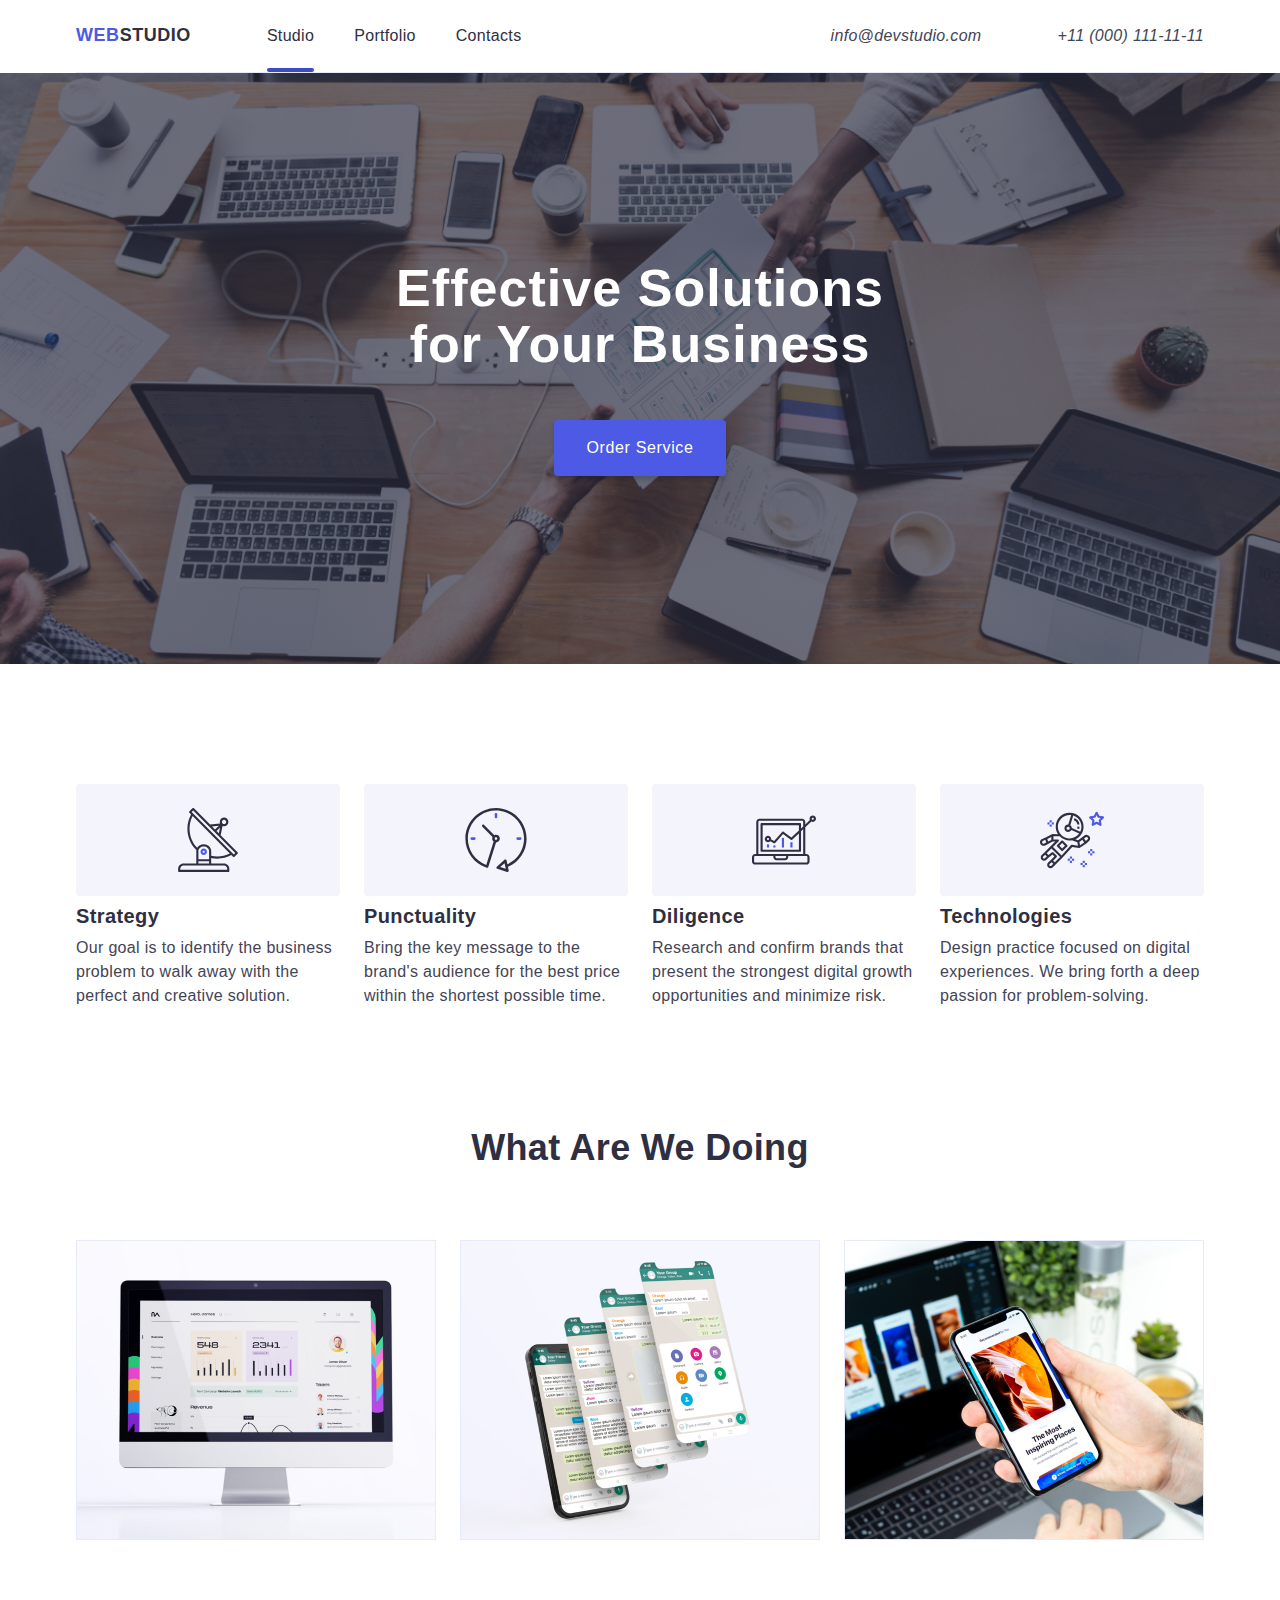
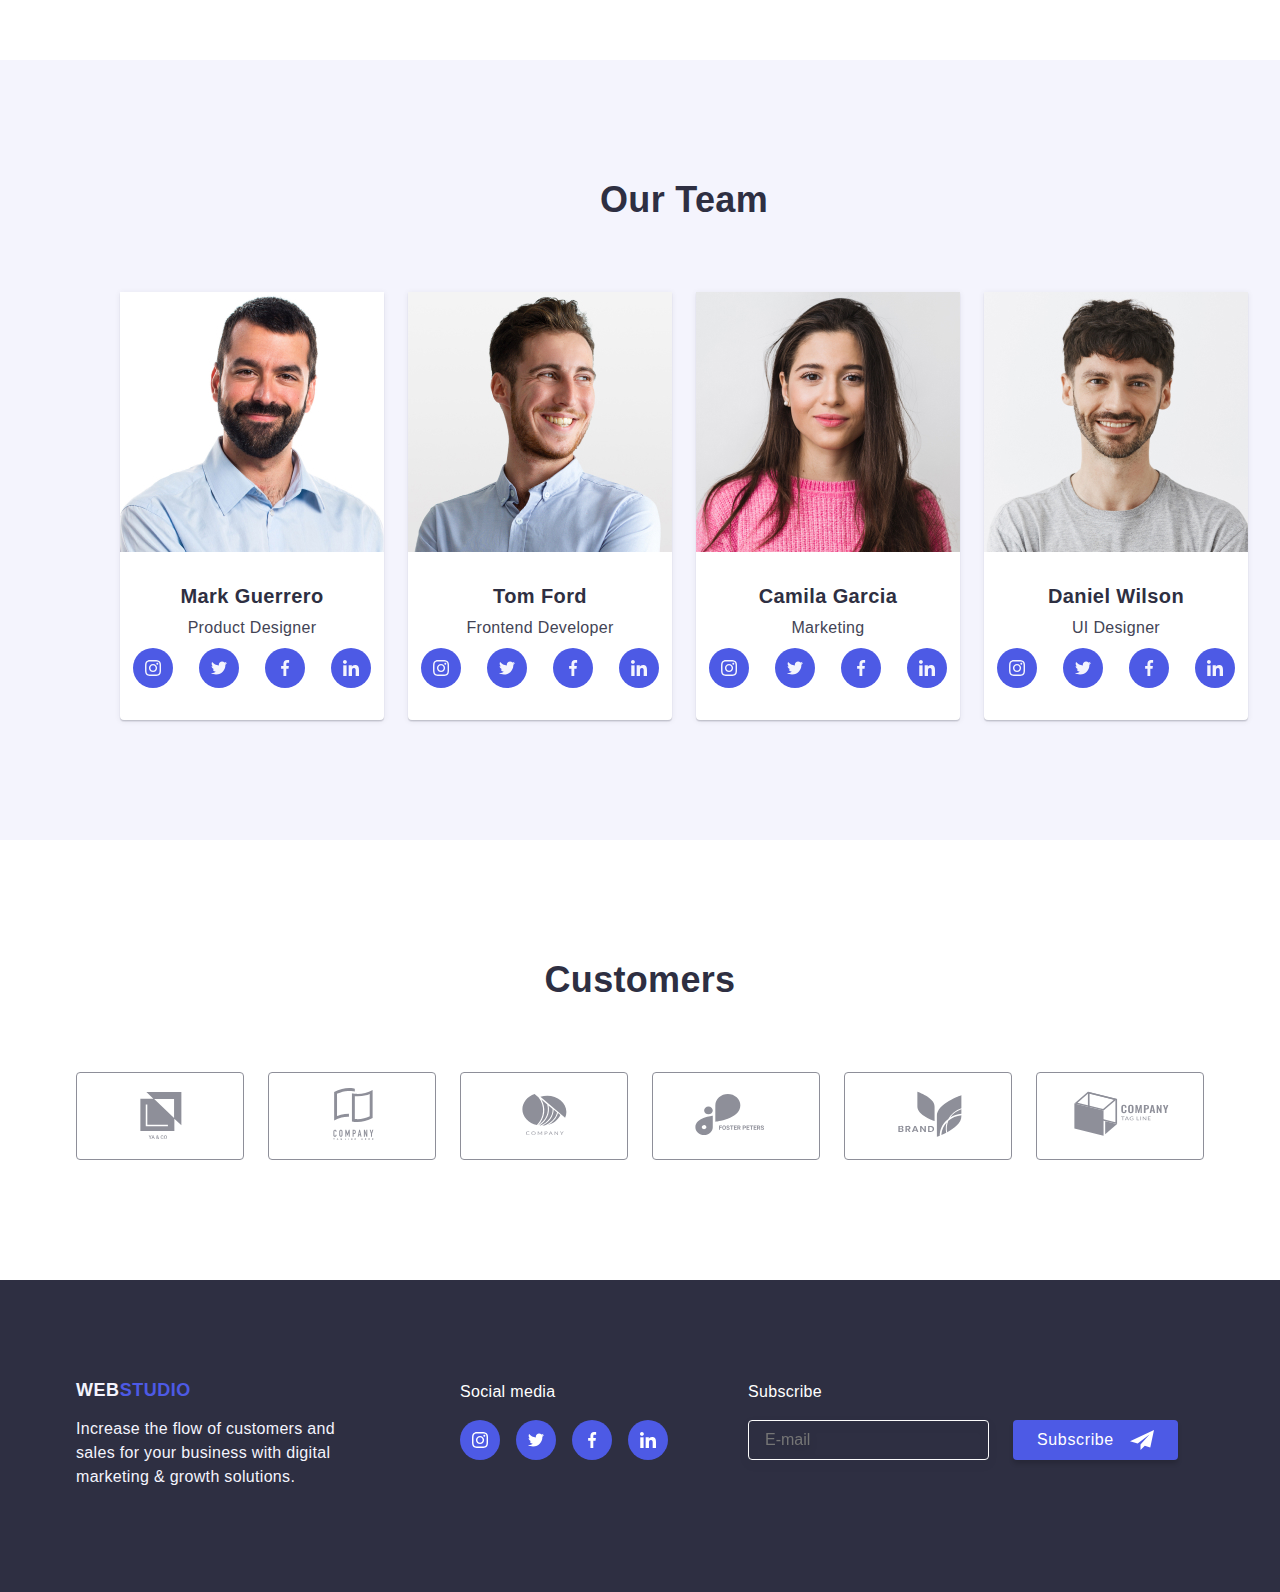
<file: index.html>
<!DOCTYPE html>
<html lang="en">
  <head>
    <meta charset="UTF-8" />
    <meta name="viewport" content="width=device-width, initial-scale=1.0" />

    <link rel="stylesheet" href="./normalize.css" />
    <link rel="stylesheet" href="./css/styles.css" />
    <title>Web Studio</title>
  </head>

  <body>
    <div class="page-container" id="headerContainer">
      <header>
        <div class="container">
          <div class="header-container">
            <a href="./" class="studio-logo-header"
              ><span class="web-logo-header">WEB</span>STUDIO</a
            >
            <nav class="nav-container">
              <ul class="nav-item">
                <li class="nav-list">
                  <a href="./" class="nav-link current">Studio</a>
                </li>
                <li class="nav-list">
                  <a href="./portfolio.html" class="nav-link">Portfolio</a>
                </li>
                <li class="nav-list">
                  <a href="#" class="nav-link">Contacts</a>
                </li>
              </ul>
            </nav>

            <address>
              <ul class="address-item">
                <li class="address-list">
                  <a href="mailto:info@devstudio.com" class="address-link"
                    >info@devstudio.com</a
                  >
                </li>
                <li class="address-list">
                  <a href="tel:+110001111111" class="address-link"
                    >+11 (000) 111-11-11</a
                  >
                </li>
              </ul>
            </address>

            <!-- button-toggle -->
            <button
              class="menu-toggle js-open-menu"
              aria-expanded="false"
              aria-controls="mobile-menu"
            >
              <svg class="icon-burger-btn" width="30" height="19">
                <use href="./images/icons.svg#icon-burger-menu"></use>
              </svg>
            </button>
          </div>
        </div>
      </header>

      <main>
        <section class="hero">
          <div class="container">
            <div class="hero-content">
              <h1 class="hero-title">Effective Solutions for Your Business</h1>
              <button type="button" class="hero-btn" data-modal-open>
                Order Service
              </button>
            </div>
          </div>
        </section>

        <section class="advantages-section">
          <div class="container">
            <h2 class="visually-hidden">Anythink</h2>
            <ul class="advantages-item">
              <li class="advantages-list">
                <div class="advantages-icon-block">
                  <svg class="advantages-icon" width="64" height="64">
                    <use href="./images/icons.svg#icon-antenna"></use>
                  </svg>
                </div>
                <h3 class="advantages-title">Strategy</h3>
                <p class="advantages-description">
                  Our goal is to identify the business problem to walk away with
                  the perfect and creative solution.
                </p>
              </li>
              <li class="advantages-list">
                <div class="advantages-icon-block">
                  <svg class="advantages-icon" width="64" height="64">
                    <use href="./images/icons.svg#icon-clock"></use>
                  </svg>
                </div>
                <h3 class="advantages-title">Punctuality</h3>
                <p class="advantages-description">
                  Bring the key message to the brand's audience for the best
                  price within the shortest possible time.
                </p>
              </li>
              <li class="advantages-list">
                <div class="advantages-icon-block">
                  <svg class="advantages-icon" width="64" height="64">
                    <use href="./images/icons.svg#icon-diagram"></use>
                  </svg>
                </div>
                <h3 class="advantages-title">Diligence</h3>
                <p class="advantages-description">
                  Research and confirm brands that present the strongest digital
                  growth opportunities and minimize risk.
                </p>
              </li>
              <li class="advantages-list">
                <div class="advantages-icon-block">
                  <svg class="advantages-icon" width="64" height="64">
                    <use href="./images/icons.svg#icon-astronaut"></use>
                  </svg>
                </div>
                <h3 class="advantages-title">Technologies</h3>
                <p class="advantages-description">
                  Design practice focused on digital experiences. We bring forth
                  a deep passion for problem-solving.
                </p>
              </li>
            </ul>
          </div>
        </section>

        <section class="doing-section">
          <div class="container">
            <h2 class="title">What are we doing</h2>
            <ul class="doing-item">
              <li class="doing-list">
                <img
                  src="./images/PC.jpg"
                  alt="PC"
                  width="360"
                  height="300"
                  class="doing-pic"
                />
              </li>
              <li class="doing-list">
                <img
                  src="./images/smartphone_app.jpg"
                  alt="smartphone_app"
                  width="360"
                  height="300"
                  class="doing-pic"
                />
              </li>
              <li class="doing-list">
                <img
                  src="./images/review_smartphone.jpg"
                  alt="review_smartphone"
                  width="360"
                  height="300"
                  class="doing-pic"
                />
              </li>
            </ul>
          </div>
        </section>

        <section class="team-section">
          <div class="container">
            <h2 class="title">Our Team</h2>
            <ul class="team-list">
              <li class="team-item">
                <img
                  src="./images/Team/Mark_Guerrero.jpg"
                  alt="Mark Guerrero"
                  width="264"
                  height="260"
                  class="team-pic"
                />
                <h3 class="team-name">Mark Guerrero</h3>
                <p class="team-position-job">Product Designer</p>

                <!--  -->
                <ul class="social-list">
                  <li class="social-item">
                    <a href="" class="social-link">
                      <svg class="social-icon" width="16" height="16">
                        <use href="./images/icons.svg#icon-instagram"></use>
                      </svg>
                    </a>
                  </li>
                  <li class="social-item">
                    <a href="" class="social-link">
                      <svg class="social-icon" width="16" height="16">
                        <use href="./images/icons.svg#icon-twitter"></use>
                      </svg>
                    </a>
                  </li>
                  <li class="social-item">
                    <a href="" class="social-link">
                      <svg class="social-icon" width="16" height="16">
                        <use href="./images/icons.svg#icon-facebook"></use>
                      </svg>
                    </a>
                  </li>
                  <li class="social-item">
                    <a href="" class="social-link">
                      <svg class="social-icon" width="16" height="16">
                        <use href="./images/icons.svg#icon-linkedin"></use>
                      </svg>
                    </a>
                  </li>
                </ul>
                <!--  -->
              </li>

              <li class="team-item">
                <img
                  src="./images/Team/Tom_Ford.jpg"
                  alt="Tom Ford"
                  width="264"
                  height="260"
                  class="team-pic"
                />
                <h3 class="team-name">Tom Ford</h3>
                <p class="team-position-job">Frontend Developer</p>
                <ul class="social-list">
                  <li class="social-item">
                    <a href="" class="social-link">
                      <svg class="social-icon" width="16" height="16">
                        <use href="./images/icons.svg#icon-instagram"></use>
                      </svg>
                    </a>
                  </li>
                  <li class="social-item">
                    <a href="" class="social-link">
                      <svg class="social-icon" width="16" height="16">
                        <use href="./images/icons.svg#icon-twitter"></use>
                      </svg>
                    </a>
                  </li>
                  <li class="social-item">
                    <a href="" class="social-link">
                      <svg class="social-icon" width="16" height="16">
                        <use href="./images/icons.svg#icon-facebook"></use>
                      </svg>
                    </a>
                  </li>
                  <li class="social-item">
                    <a href="" class="social-link">
                      <svg class="social-icon" width="16" height="16">
                        <use href="./images/icons.svg#icon-linkedin"></use>
                      </svg>
                    </a>
                  </li>
                </ul>
              </li>

              <li class="team-item">
                <img
                  src="./images/Team/Camila_Garcia.jpg"
                  alt="Camila Garcia"
                  width="264"
                  height="260"
                  class="team-pic"
                />
                <h3 class="team-name">Camila Garcia</h3>
                <p class="team-position-job">Marketing</p>
                <ul class="social-list">
                  <li class="social-item">
                    <a href="" class="social-link">
                      <svg class="social-icon" width="16" height="16">
                        <use href="./images/icons.svg#icon-instagram"></use>
                      </svg>
                    </a>
                  </li>
                  <li class="social-item">
                    <a href="" class="social-link">
                      <svg class="social-icon" width="16" height="16">
                        <use href="./images/icons.svg#icon-twitter"></use>
                      </svg>
                    </a>
                  </li>
                  <li class="social-item">
                    <a href="" class="social-link">
                      <svg class="social-icon" width="16" height="16">
                        <use href="./images/icons.svg#icon-facebook"></use>
                      </svg>
                    </a>
                  </li>
                  <li class="social-item">
                    <a href="" class="social-link">
                      <svg class="social-icon" width="16" height="16">
                        <use href="./images/icons.svg#icon-linkedin"></use>
                      </svg>
                    </a>
                  </li>
                </ul>
              </li>

              <li class="team-item">
                <img
                  src="./images/Team/Daniel_Wilson.jpg"
                  alt="DanielWilson"
                  width="264"
                  height="260"
                  class="team-pic"
                />
                <h3 class="team-name">Daniel Wilson</h3>
                <p class="team-position-job">UI Designer</p>
                <ul class="social-list">
                  <li class="social-item">
                    <a href="" class="social-link">
                      <svg class="social-icon" width="16" height="16">
                        <use href="./images/icons.svg#icon-instagram"></use>
                      </svg>
                    </a>
                  </li>
                  <li class="social-item">
                    <a href="" class="social-link">
                      <svg class="social-icon" width="16" height="16">
                        <use href="./images/icons.svg#icon-twitter"></use>
                      </svg>
                    </a>
                  </li>
                  <li class="social-item">
                    <a href="" class="social-link">
                      <svg class="social-icon" width="16" height="16">
                        <use href="./images/icons.svg#icon-facebook"></use>
                      </svg>
                    </a>
                  </li>
                  <li class="social-item">
                    <a href="" class="social-link">
                      <svg class="social-icon" width="16" height="16">
                        <use href="./images/icons.svg#icon-linkedin"></use>
                      </svg>
                    </a>
                  </li>
                </ul>
              </li>
            </ul>
          </div>
        </section>

        <!-- CUSTOMERS -->
        <section class="customers-section">
          <div class="container">
            <h2 class="title">Customers</h2>
            <ul class="customers-list">
              <li class="customers-items">
                <a href="#" target="_self" class="customers-link">
                  <svg class="customers-icon" width="104" height="56">
                    <use href="./images/icons.svg#icon-ya-co"></use>
                  </svg>
                </a>
              </li>

              <li class="customers-items">
                <a href="" class="customers-list-link">
                  <svg class="customers-icon" width="104" height="56">
                    <use
                      href="./images/icons.svg#icon-company-tagline-here"
                    ></use>
                  </svg>
                </a>
              </li>

              <li class="customers-items">
                <a href="" class="customers-list-link">
                  <svg class="customers-icon" width="104" height="56">
                    <use href="./images/icons.svg#icon-company "></use>
                  </svg>
                </a>
              </li>

              <li class="customers-items">
                <a href="" class="customers-list-link">
                  <svg class="customers-icon" width="104" height="56">
                    <use href="./images/icons.svg#icon-foster-peters"></use>
                  </svg>
                </a>
              </li>

              <li class="customers-items">
                <a href="" class="customers-list-link">
                  <svg class="customers-icon" width="104" height="56">
                    <use href="./images/icons.svg#icon-brand"></use>
                  </svg>
                </a>
              </li>

              <li class="customers-items">
                <a href="" class="customers-list-link">
                  <svg class="customers-icon" width="104" height="56">
                    <use href="./images/icons.svg#icon-company-tagline"></use>
                  </svg>
                </a>
              </li>
            </ul>
          </div>
        </section>
      </main>
      <footer class="footer-container">
        <div class="container">
          <div class="wrappeer">
            <div class="basement-wrapper">
              <a href="./" class="studio-logo-footer"
                ><span class="web-logo-footer">Web</span>Studio</a
              >
              <p class="footer-desription">
                Increase the flow of customers and sales for your business with
                digital marketing & growth solutions.
              </p>
            </div>
            <div class="footer-social-meadia">
              <p class="footer-social-meadia-text">Social media</p>
              <ul class="footer-social-list">
                <li class="footer-social-item">
                  <a href="" class="footer-social-link">
                    <svg class="footer-social-icon" width="16" height="16">
                      <use href="./images/icons.svg#icon-instagram"></use>
                    </svg>
                  </a>
                </li>
                <li class="footer-social-item">
                  <a href="" class="footer-social-link">
                    <svg class="footer-social-icon" width="16" height="16">
                      <use href="./images/icons.svg#icon-twitter"></use>
                    </svg>
                  </a>
                </li>
                <li class="footer-social-item">
                  <a href="" class="footer-social-link">
                    <svg class="footer-social-icon" width="16" height="16">
                      <use href="./images/icons.svg#icon-facebook"></use>
                    </svg>
                  </a>
                </li>
                <li class="footer-social-item">
                  <a href="" class="footer-social-link">
                    <svg class="footer-social-icon" width="16" height="16">
                      <use href="./images/icons.svg#icon-linkedin"></use>
                    </svg>
                  </a>
                </li>
              </ul>
            </div>
            <form>
              <div class="form-subsr">
                <label for="user_email" class="form-subsr-lbl">
                  <span class="form-subsr-title">Subscribe</span>
                  <input
                    type="email"
                    id="user_email"
                    name="user_email"
                    required
                    placeholder="E-mail"
                    class="form-subsr-input"
                  />
                </label>

                <button type="submit" class="subscr-btn">
                  Subscribe
                  <svg class="icon-subsr-btn" width="24" height="24">
                    <use href="./images/icons.svg#icon-subscr"></use>
                  </svg>
                </button>
              </div>
            </form>
          </div>
        </div>
      </footer>
    </div>

    <!-- MODAL WINDOW -->
    <div class="backdrop is-hidden" data-modal>
      <div class="modal">
        <button type="button" class="modal-close-btn" data-modal-close>
          <svg class="modal-close-icon" width="8" height="8">
            <use href="./images/icons.svg#icon-close-btn"></use>
          </svg>
        </button>
        <p class="modal-title">Leave your contacts and we will call you back</p>
        <form>
          <div class="modal-form">
            <label class="modal-form-field">
              <span class="modal-form-input-desc">Name</span>
              <span class="modal-form-input-wrapper">
                <input
                  type="text"
                  name="user_name"
                  autofocus
                  required
                  pattern="^[a-zA-Zа-яА-Я]+modal-form-input$"
                  minlength="2"
                  class="modal-form-input"
                />
                <svg class="modal-icon-item" width="27" height="27">
                  <use href="./images/icons.svg#icon-name"></use>
                </svg>
              </span>
            </label>

            <label class="modal-form-field">
              <span class="modal-form-input-desc">Phone</span>
              <span class="modal-form-input-wrapper">
                <input
                  type="tel"
                  name="user_phone"
                  class="modal-form-input"
                  required
                  pattern="[0-9]{3}-[0-9]{3}-[0-9]{2}-[0-9]{2}"
                  title="xxx-xxx-xx-xx"
                />
                <svg class="modal-icon-item" width="24" height="24">
                  <use href="./images/icons.svg#icon-phone"></use>
                </svg>
              </span>
            </label>

            <label class="modal-form-field">
              <span class="modal-form-input-desc">Email</span>
              <span class="modal-form-input-wrapper">
                <input
                  type="email"
                  name="user_email"
                  class="modal-form-input"
                  required
                />
                <svg class="modal-icon-item" width="24" height="24">
                  <use href="./images/icons.svg#icon-email"></use>
                </svg>
              </span>
            </label>

            <label>
              <span class="modal-form-input-desc">Comment</span>
              <textarea
                name="user_message"
                class="modal-form-message"
                placeholder="Text input"
              ></textarea>
            </label>
            <input
              id="user-policy"
              type="checkbox"
              name="user_policy"
              class="modal-form-check visually-hidden"
            />
            <label for="user-policy" class="modal-form-check-desc">
              I accept the terms and conditions of the&nbsp;
              <a href=""> <span class="policy">Privacy Policy</span> </a>
            </label>
          </div>
          <button type="submit" class="modal-form-btn">Send</button>
        </form>
      </div>
    </div>

    <!-- Mobile-menu -->
    <div class="menu-container js-menu-container" id="mobile-menu">
      <button class="menu-toggle js-close-menu menu-toggle-close-btn">
        <svg class="icon-close-mob-btn" width="8" height="8">
          <use href="./images/icons.svg#icon-close-mob-btn"></use>
        </svg>
      </button>

      <ul class="mobile-menu list">
        <li>
          <a href="./index.html" class="mobile-menu-items link">Studio</a>
        </li>
        <li>
          <a href="./portfolio.html" class="mobile-menu-items link"
            >Portfolio</a
          >
        </li>
        <li><a href="" class="mobile-menu-items link">Contacts</a></li>
      </ul>

      <ul class="mobile-contacts list">
        <li>
          <a href="tel:+110001111111" class="mobile-contacts-tel link"
            >+11 (000) 111-11-11</a
          >
        </li>
        <li>
          <a href="mail:info@devstudio.com" class="mobile-contacts-email link"
            >info@devstudio.com</a
          >
        </li>
      </ul>

      <ul class="mobile-socials social-list list">
        <li class="social-item">
          <a href="" class="social-link">
            <svg class="social-icon" width="24" height="24">
              <use href="./images/icons.svg#icon-instagram"></use>
            </svg>
          </a>
        </li>
        <li class="social-list-item">
          <a href="" class="social-link">
            <svg class="social-icon" width="24" height="24">
              <use href="./images/icons.svg#icon-twitter"></use>
            </svg>
          </a>
        </li>
        <li class="social-list-item">
          <a href="" class="social-link">
            <svg class="social-icon" width="24" height="24">
              <use href="./images/icons.svg#icon-facebook"></use>
            </svg>
          </a>
        </li>
        <li class="social-list-item">
          <a href="" class="social-link">
            <svg class="social-icon" width="24" height="24">
              <use href="./images/icons.svg#icon-linkedin"></use>
            </svg>
          </a>
        </li>
      </ul>
    </div>
    <script src="./js/mobile-menu.js"></script>
    <script src="./js/modal.js"></script>
    <!-- <script src="./js/headerRequest.js"></script> -->
    <!-- <script src="./js/studioFooterRequest.js"></script> -->
  </body>
</html>
</file>
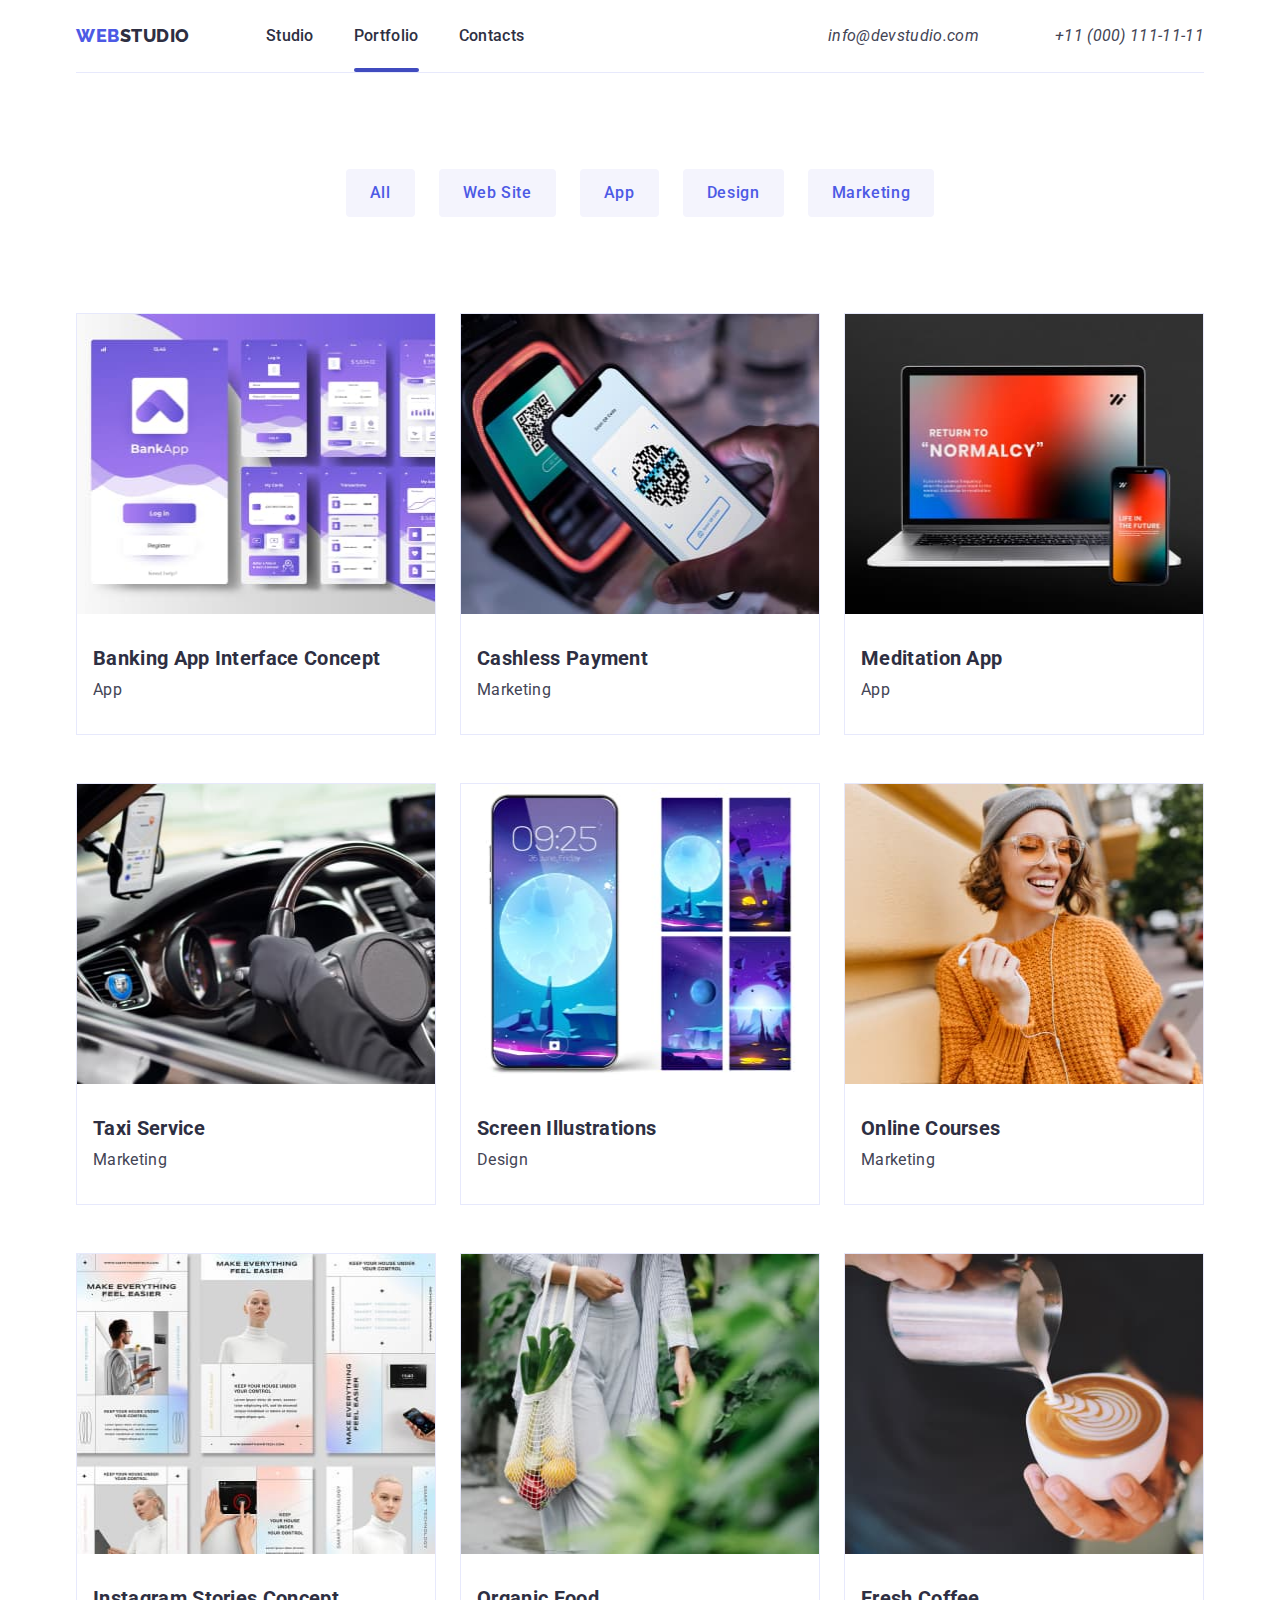
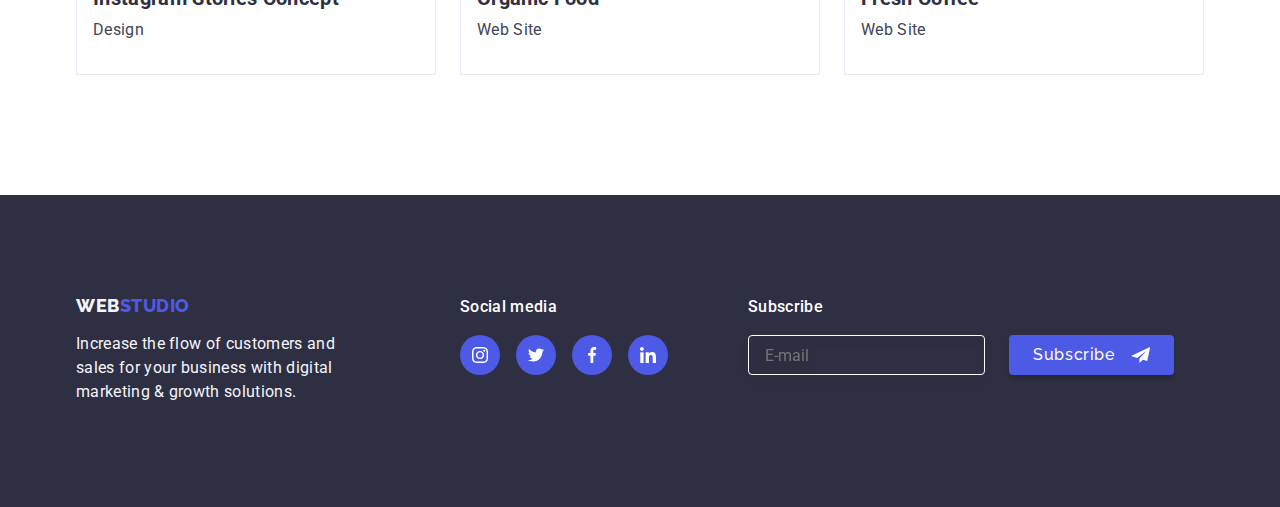
<file: portfolio.html>
<!DOCTYPE html>
<html lang="en">
  <head>
    <meta charset="UTF-8" />
    <meta name="viewport" content="width=device-width, initial-scale=1.0" />

    <link
      href="https://fonts.googleapis.com/css2?family=Raleway:wght@800&family=Roboto:wght@400;500;700&display=swap"
      rel="stylesheet"
    />
    <link rel="stylesheet" href="./normalize.css" />
    <link rel="stylesheet" href="./css/styles.css" />

    <title>Portfolio</title>
  </head>
  <body>
    <header>
      <div class="container">
        <div class="header-container">
          <a href="" class="studio-logo-header"
            ><span class="web-logo-header">WEB</span>STUDIO</a
          >
          <nav class="nav-container">
            <ul class="nav-item">
              <li class="nav-list">
                <a href="./" class="nav-link">Studio</a>
              </li>
              <li class="nav-list">
                <a href="./portfolio.html" class="nav-link current"
                  >Portfolio</a
                >
              </li>
              <li class="nav-list">
                <a href="#" class="nav-link">Contacts</a>
              </li>
            </ul>
          </nav>

          <address>
            <ul class="address-item">
              <li class="address-list">
                <a href="mailto:info@devstudio.com" class="address-link"
                  >info@devstudio.com</a
                >
              </li>
              <li class="address-list">
                <a href="tel:+110001111111" class="address-link"
                  >+11 (000) 111-11-11</a
                >
              </li>
            </ul>
          </address>
        </div>
      </div>
    </header>
    <main>
      <section class="filter-section">
        <div class="container">
          <h1 hidden>секція 1</h1>
          <ul class="filter-item">
            <li class="filter-list">
              <button class="filter-btn" type="button" target="_self">
                All
              </button>
            </li>
            <li class="filter-list">
              <button class="filter-btn" type="button" target="_self">
                Web Site
              </button>
            </li>
            <li class="filter-list">
              <button class="filter-btn" type="button" target="_self">
                App
              </button>
            </li>
            <li class="filter-list">
              <button class="filter-btn" type="button" target="_self">
                Design
              </button>
            </li>
            <li class="filter-list">
              <button class="filter-btn" type="button" target="_self">
                Marketing
              </button>
            </li>
          </ul>
        </div>
      </section>

      <section class="card-section">
        <div class="container">
          <ul class="portfolio-item">
            <li class="portfolio-list">
              <div class="pic-block">
                <a href="" class="portfolio-link"
                  ><img
                    src="./images/portfolio/banking-app-interface-concept.jpg"
                    alt="Banking App Interface Concept"
                    width="360"
                    height="300"
                    class="portfolio-pic"
                  />
                </a>
                <div class="overlay">
                  Stylish and User-Friendly App Design Concepts · Task Manager
                  App · Calorie Tracker App · Exotic Fruit Ecommerce App · Cloud
                  Storage App
                </div>
              </div>

              <div class="portfolio-descript">
                <h2 class="portfolio-title">Banking App Interface Concept</h2>
                <p class="portfolio-category">App</p>
              </div>
            </li>

            <li class="portfolio-list">
              <div class="pic-block">
                <a href="" class="portfolio-link"
                  ><img
                    src="./images/portfolio/cashless-payment.jpg"
                    alt="Cashless Payment"
                    width="360"
                    height="300"
                    class="portfolio-pic"
                  />
                </a>
                <div class="overlay">
                  Stylish and User-Friendly App Design Concepts · Task Manager
                  App · Calorie Tracker App · Exotic Fruit Ecommerce App · Cloud
                  Storage App
                </div>
              </div>
              <div class="portfolio-descript">
                <h2 class="portfolio-title">Cashless Payment</h2>
                <p class="portfolio-category">Marketing</p>
              </div>
            </li>

            <li class="portfolio-list">
              <div class="pic-block">
                <a href="" class="portfolio-link"
                  ><img
                    src="./images/portfolio/meditation-app.jpg"
                    alt="Meditation App"
                    width="360"
                    height="300"
                    class="portfolio-pic"
                  />
                </a>
                <div class="overlay">
                  Stylish and User-Friendly App Design Concepts · Task Manager
                  App · Calorie Tracker App · Exotic Fruit Ecommerce App · Cloud
                  Storage App
                </div>
              </div>
              <div class="portfolio-descript">
                <h2 class="portfolio-title">Meditation App</h2>
                <p class="portfolio-category">App</p>
              </div>
            </li>

            <li class="portfolio-list">
              <div class="pic-block">
                <a href="" class="portfolio-link"
                  ><img
                    src="./images/portfolio/taxi-service.jpg"
                    alt="Taxi Service"
                    width="360"
                    height="300"
                    class="portfolio-pic"
                  />
                </a>
                <div class="overlay">
                  Stylish and User-Friendly App Design Concepts · Task Manager
                  App · Calorie Tracker App · Exotic Fruit Ecommerce App · Cloud
                  Storage App
                </div>
              </div>
              <div class="portfolio-descript">
                <h2 class="portfolio-title">Taxi Service</h2>
                <p class="portfolio-category">Marketing</p>
              </div>
            </li>

            <li class="portfolio-list">
              <div class="pic-block">
                <a href="" class="portfolio-link"
                  ><img
                    src="./images/portfolio/screen-illustrations.jpg"
                    alt="Screen Illustrations"
                    width="360"
                    height="300"
                    class="portfolio-pic"
                  />
                </a>
                <div class="overlay">
                  Stylish and User-Friendly App Design Concepts · Task Manager
                  App · Calorie Tracker App · Exotic Fruit Ecommerce App · Cloud
                  Storage App
                </div>
              </div>
              <div class="portfolio-descript">
                <h2 class="portfolio-title">Screen Illustrations</h2>
                <p class="portfolio-category">Design</p>
              </div>
            </li>

            <li class="portfolio-list">
              <div class="pic-block">
                <a href="" class="portfolio-link"
                  ><img
                    src="./images/portfolio/online-courses.jpg"
                    alt="Online Courses"
                    width="360"
                    height="300"
                    class="portfolio-pic"
                /></a>
                <div class="overlay">
                  Stylish and User-Friendly App Design Concepts · Task Manager
                  App · Calorie Tracker App · Exotic Fruit Ecommerce App · Cloud
                  Storage App
                </div>
              </div>
              <div class="portfolio-descript">
                <h2 class="portfolio-title">Online Courses</h2>
                <p class="portfolio-category">Marketing</p>
              </div>
            </li>

            <li class="portfolio-list">
              <div class="pic-block">
                <a href="" class="portfolio-link"
                  ><img
                    src="./images/portfolio/instagram-stories-concept.jpg"
                    alt="Instagram Stories Concept"
                    width="360"
                    height="300"
                    class="portfolio-pic"
                /></a>
                <div class="overlay">
                  Stylish and User-Friendly App Design Concepts · Task Manager
                  App · Calorie Tracker App · Exotic Fruit Ecommerce App · Cloud
                  Storage App
                </div>
              </div>
              <div class="portfolio-descript">
                <h2 class="portfolio-title">Instagram Stories Concept</h2>
                <p class="portfolio-category">Design</p>
              </div>
            </li>

            <li class="portfolio-list">
              <div class="pic-block">
                <a href="" class="portfolio-link"
                  ><img
                    src="./images/portfolio/organic-food.jpg"
                    alt="Organic Food"
                    width="360"
                    height="300"
                    class="portfolio-pic"
                /></a>
                <div class="overlay">
                  Stylish and User-Friendly App Design Concepts · Task Manager
                  App · Calorie Tracker App · Exotic Fruit Ecommerce App · Cloud
                  Storage App
                </div>
              </div>
              <div class="portfolio-descript">
                <h2 class="portfolio-title">Organic Food</h2>
                <p class="portfolio-category">Web Site</p>
              </div>
            </li>

            <li class="portfolio-list">
              <div class="pic-block">
                <a href="" class="portfolio-link"
                  ><img
                    src="./images/portfolio/fresh-coffee.jpg"
                    alt="Fresh Coffee"
                    width="360"
                    height="300"
                    class="portfolio-pic"
                /></a>
                <div class="overlay">
                  Stylish and User-Friendly App Design Concepts · Task Manager
                  App · Calorie Tracker App · Exotic Fruit Ecommerce App · Cloud
                  Storage App
                </div>
              </div>
              <div class="portfolio-descript">
                <h2 class="portfolio-title">Fresh Coffee</h2>
                <p class="portfolio-category">Web Site</p>
              </div>
            </li>
          </ul>
        </div>
      </section>
    </main>
    <footer class="footer-container">
      <div class="container">
        <div class="wrappeer">
          <div class="basement-wrapper">
            <a href="./" class="studio-logo-footer"
              ><span class="web-logo-footer">Web</span>Studio</a
            >
            <p class="footer-desription">
              Increase the flow of customers and sales for your business with
              digital marketing & growth solutions.
            </p>
          </div>
          <div class="footer-social-meadia">
            <p class="footer-social-meadia-text">Social media</p>
            <ul class="footer-social-list">
              <li class="footer-social-item">
                <a href="" class="footer-social-link">
                  <svg class="footer-social-icon" width="16" height="16">
                    <use href="./images/icons.svg#icon-instagram"></use>
                  </svg>
                </a>
              </li>
              <li class="footer-social-item">
                <a href="" class="footer-social-link">
                  <svg class="footer-social-icon" width="16" height="16">
                    <use href="./images/icons.svg#icon-twitter"></use>
                  </svg>
                </a>
              </li>
              <li class="footer-social-item">
                <a href="" class="footer-social-link">
                  <svg class="footer-social-icon" width="16" height="16">
                    <use href="./images/icons.svg#icon-facebook"></use>
                  </svg>
                </a>
              </li>
              <li class="footer-social-item">
                <a href="" class="footer-social-link">
                  <svg class="footer-social-icon" width="16" height="16">
                    <use href="./images/icons.svg#icon-linkedin"></use>
                  </svg>
                </a>
              </li>
            </ul>
          </div>
          <form>
            <div class="form-subsr">
              <label for="user_email" class="form-subsr-lbl">
                <span class="form-subsr-title">Subscribe</span>
                <input
                  type="email"
                  id="user_email"
                  name="user_email"
                  required
                  placeholder="E-mail"
                  class="form-subsr-input"
                />
              </label>

              <button type="submit" class="subscr-btn">
                Subscribe
                <svg class="icon-subsr-btn" width="24" height="24">
                  <use href="./images/icons.svg#icon-subscr"></use>
                </svg>
              </button>
            </div>
          </form>
        </div>
      </div>
    </footer>

    <!-- <script src="./js/headerRequest.js"></script> -->
  </body>
</html>
</file>
<file: css/styles.css>
:root {
  /* --font-family: "Roboto", sans-serif; */
  --second-family: "Raleway", sans-serif;

  --iris: #4d5ae5;
  --ocean: #404bbf;
  --navy-blue: #2e2f42;
  --green: #31d0aa;
  --slate: #434455;
  --light-slate: #8e8f99;
  --cornflower: #e7e9fc;
  --cloud: #f4f4fd;
  --navy-blue-modal: rgba(46, 47, 66, 0.4);
  --grey: rgba(46, 47, 66, 0.7);
  --white: #fff;
  --dairy: #fcfcfc;
}

.visually-hidden {
  position: absolute;
  width: 1px;
  height: 1px;
  margin: -1px;
  border: 0;
  padding: 0;
  white-space: nowrap;
  clip-path: inset(100%);
  clip: rect(0 0 0 0);
  overflow: hidden;
}

.page-container {
  display: flex;
  flex-direction: column;
  min-height: 100vh;
}

.container {
  width: 1128px;
  margin: 0 auto;
}

.title {
  font-weight: 700;
  font-size: 36px;
  line-height: 1.11;
  text-align: center;
  color: var(--navy-blue);
  margin-bottom: 72px;
  text-transform: capitalize;
  text-align: center;
}

/* HEADER */
.header-container {
  display: flex;
  align-items: center;
  border-bottom: 1px solid var(--cornflower);
}

.studio-logo-header {
  margin-right: 76px;
  font-family: var(--second-family);
  font-weight: 800;
  font-size: 18px;
  line-height: 1.17;
  letter-spacing: 0.03em;
  color: var(--navy-blue);
}

.web-logo-header {
  color: var(--iris);
}

.nav-container {
  display: flex;

  margin-right: auto;
}

.nav-item {
  display: flex;
  gap: 40px;
  align-items: center;
}

.nav-list {
  position: relative;
  padding: 24px 0;
}

.nav-link {
  color: var(--navy-blue);
  padding: 24px 0;
  transition: color 250ms cubic-bezier(0.4, 0, 0.2, 1);
}

.nav-link:hover,
.nav-link:focus {
  color: var(--ocean);
}

.current::after {
  position: absolute;
  bottom: 0;
  left: 0;
  content: "";
  border-radius: 2px;
  width: 100%;
  height: 4px;
  background-color: var(--ocean);
  transition: transform 250ms cubic-bezier(0.4, 0, 0.2, 1);
}

.address-item {
  display: flex;
  gap: 76px;
  padding: 24px 0;
  align-items: center;
}

/* .address-list {
} */

.address-link {
  font-weight: 400;
  color: var(--slate);
  padding: 24px 0;
  transition: color 250ms cubic-bezier(0.4, 0, 0.2, 1);
}

.address-link:hover,
.address-link:focus {
  color: var(--ocean);
}

/* HERO */
.hero {
  max-width: 1440px;
  margin: 0 auto;

  background-color: var(--navy-blue);
  background-image: linear-gradient(var(--grey), var(--grey)),
    url("../images/people-office.jpg");

  background-repeat: no-repeat;
  background-size: cover;
  background-position: center;
  margin-bottom: 120px;
}

.hero-content {
  display: block;
  padding: 188px 0;
}

.hero-title {
  font-weight: 700;
  font-size: 52px;
  width: 496px;
  text-align: center;
  line-height: 1.07;
  letter-spacing: 0.02em;
  color: var(--white);

  margin: 0 auto;
  margin-bottom: 48px;
}

.hero-btn {
  display: block;
  letter-spacing: 0.04em;
  color: var(--white);
  border-radius: 4px;

  padding: 16px 32px;
  cursor: pointer;
  height: 56px;
  box-shadow: 0 4px 4px 0 rgba(0, 0, 0, 0.15);
  background-color: var(--iris);
  transition: background-color 250ms cubic-bezier(0.4, 0, 0.2, 1);
  margin: 0 auto;
}

.hero-btn:hover,
.hero-btn:focus {
  background-color: var(--ocean);
}

/* ADVANTAGES */
.advantages-section {
  margin-bottom: 120px;
}

.advantages-item {
  display: flex;
  gap: 24px;
}

.advantages-list {
  flex-basis: calc((100% - 3 * 24px) / 4);
  width: 264px;
}

.advantages-icon-block {
  display: flex;
  justify-content: center;
  align-items: center;
  margin-bottom: 8px;
  padding: 24px 100px;
  background-color: var(--cloud);
  border-radius: 4px;
}

.advantages-title {
  font-size: 20px;
  line-height: 120%;
  letter-spacing: 0.02em;
  color: var(--navy-blue);
  margin-bottom: 8px;
}

.advantages-description {
  font-weight: 400;
  letter-spacing: 0.02em;
  color: var(--slate);
}

/* DOING */
.doing-section {
  margin-bottom: 120px;
}

.doing-item {
  display: flex;
  gap: 24px;
  justify-content: center;
}

/* .doing-list {
} */

/* .doing-pic {
} */

/* Our Team  */
.team-section {
  background-color: var(--cloud);
  padding: 120px 120px;
}

.team-list {
  display: flex;
  gap: 24px;
}

.team-item {
  border-radius: 0 0 4px 4px;
  width: 264px;
  box-shadow: 0 2px 1px 0 rgba(46, 47, 66, 0.08),
    0 1px 1px 0 rgba(46, 47, 66, 0.16), 0 1px 6px 0 rgba(46, 47, 66, 0.08);
  background: var(--white);
}

.team-pic {
  margin-bottom: 32px;
}

.team-name {
  font-size: 20px;
  line-height: 1.2;
  letter-spacing: 0.02em;
  text-align: center;
  color: var(--navy-blue);
  margin-bottom: 8px;
}

.team-position-job {
  font-weight: 400;
  font-size: 16px;
  letter-spacing: 0.02em;
  text-align: center;
  color: var(--slate);
  margin-bottom: 8px;
}

/* soc links */
.social-list {
  display: flex;
  justify-content: space-around;
  margin-bottom: 32px;
}

/* .social-item {
} */

.social-link {
  display: flex;
  justify-content: center;
  align-items: center;

  width: 40px;
  height: 40px;
  border-radius: 50%;
  background-color: var(--iris);
  transition: background-color 250ms cubic-bezier(0.4, 0, 0.2, 1);
}

.social-link:is(:hover, :focus) {
  background-color: var(--ocean);
}

.social-icon {
  fill: var(--cloud);
}

/* CUSTOMERS */
.customers-section {
  padding: 120px 0;
}

.customers-list {
  display: flex;
  justify-content: space-between;
  align-items: center;
  gap: 24px;
}

.customers-items {
  display: flex;
  align-items: center;
  justify-content: center;
  border: 1px solid;
  border-radius: 4px;
  border-color: var(--light-slate);
  fill: var(--light-slate);
  transition: border-color 250ms cubic-bezier(0.4, 0, 0.2, 1),
    fill 250ms cubic-bezier(0.4, 0, 0.2, 1);
  width: 168px;
  height: 88px;

  cursor: pointer;
}

.customers-items:hover,
.customers-items:hover .customers-icon {
  border-color: var(--ocean);
  fill: var(--ocean);
  transition: border-color 250ms cubic-bezier(0.4, 0, 0.2, 1),
    fill 250ms cubic-bezier(0.4, 0, 0.2, 1);
}

.customers-icon {
  fill: var(--light-slate);
}

/* -------------------- */

/* PORTFOLIO */
.filter-section {
  padding: 96px 72px;
}

.filter-item {
  display: flex;
  gap: 24px;
  justify-content: center;
}

/* .filter-list {
} */

.filter-btn {
  letter-spacing: 0.04em;

  cursor: pointer;

  border-radius: 4px;
  padding: 12px 24px;
  height: 48px;

  text-align: center;
  background-color: var(--cloud);
  color: var(--iris);
  transition: background-color 250ms cubic-bezier(0.4, 0, 0.2, 1),
    color 250ms cubic-bezier(0.4, 0, 0.2, 1);
}

.filter-btn:hover,
.filter-btn:focus {
  box-shadow: 0 2px 2px 0 rgba(0, 0, 0, 0.12), 0 2px 1px 0 rgba(0, 0, 0, 0.08),
    0 3px 1px 0 rgba(0, 0, 0, 0.1);
  background-color: var(--ocean);
  color: var(--white);

  /* transition: box-shadow 250ms cubic-bezier(0.4, 0, 0.2, 1); */
}

.card-section {
  margin-bottom: 120px;
}

.portfolio-item {
  display: flex;
  flex-wrap: wrap;
  row-gap: 48px;
  column-gap: 24px;
}

.portfolio-list {
  border: 1px solid var(--cornflower);
  background: var(--white);
  padding-bottom: 32px;
  flex-basis: calc((100% - 48px) / 3);
}

.portfolio-list:hover {
  box-shadow: 0 2px 1px 0 rgba(46, 47, 66, 0.08),
    0 1px 1px 0 rgba(46, 47, 66, 0.16), 0 1px 6px 0 rgba(46, 47, 66, 0.08);
}

.pic-block {
  overflow: hidden;
  position: relative;
  margin-bottom: 32px;
}

.overlay {
  position: absolute;
  top: 0;
  left: 0;
  width: 100%;
  height: 100%;
  transform: translateY(100%);
  transition: transform 250ms ease-in-out;

  padding: 8px;
  background-color: #3f51b5;
  color: #fff;
  font-family: sans-serif;
}

.portfolio-list:hover .overlay {
  transform: translateY(0);
}

/* .portfolio-link {
} */

/* .portfolio-pic {
} */

.portfolio-descript {
  padding: 0 16px;
}

.portfolio-title {
  font-size: 20px;
  line-height: 1.2;
  color: var(--navy-blue);
  margin-bottom: 8px;
}

.portfolio-category {
  font-weight: 400;
  color: var(--slate);
}

/* FOOTER */
.footer-container {
  background: var(--navy-blue);
  height: 312px;
}

.wrappeer {
  display: flex;
}

.basement-wrapper {
  display: flex;
  flex-direction: column;
  margin: 100px 120px 16px 0;
}

.studio-logo-footer {
  font-family: var(--second-family);
  font-weight: 800;
  font-size: 18px;
  line-height: 1.17;
  letter-spacing: 0.03em;
  text-transform: uppercase;
  color: var(--iris);
  margin-bottom: 16px;
}

.web-logo-footer {
  color: var(--cloud);
}

.footer-desription {
  width: 264px;
  font-weight: 400;
  color: var(--cloud);
}

/* footer-social-media */

.footer-social-meadia {
  margin-top: 100px;
  margin-right: 80px;
}

.footer-social-meadia-text {
  color: var(--white);
  margin-bottom: 16px;
}

/* footer-social-link */
.footer-social-list {
  display: flex;
  gap: 16px;
  margin-bottom: 32px;
}

/* .footer-social-item {
} */

.footer-social-link {
  display: flex;
  justify-content: center;
  align-items: center;

  width: 40px;
  height: 40px;
  border-radius: 50%;
  background-color: var(--iris);
  transition: background-color 250ms cubic-bezier(0.4, 0, 0.2, 1);
}

.footer-social-link:is(:hover, :focus) {
  background-color: var(--green);
}

.footer-social-icon {
  fill: var(--white);
}

/* footer-form */
.form-subsr {
  display: flex;
  justify-content: center;
  align-items: flex-end;

  margin-top: 100px;
}

.form-subsr-lbl {
  display: flex;
  flex-direction: column;

  color: var(--white);
  margin-right: 24px;
}

.form-subsr-title {
  margin-bottom: 16px;
}

.form-subsr-input {
  width: 100%;
  height: 40px;

  padding: 8px 16px;
  border-radius: 4px;
  border: 1px solid var(--dairy);

  filter: drop-shadow(0px 4px 4px rgba(0, 0, 0, 0.15));

  background-color: transparent;
  color: var(--white-color);

  transition: border 250ms cubic-bezier(0.4, 0, 0.2, 1);
}

.subscr-btn {
  display: flex;
  align-items: center;

  font-family: var(--second-family);

  letter-spacing: 0.04em;

  padding: 8px 24px;

  width: 165px;
  height: 40px;

  background-color: var(--iris);
  color: var(--white);

  border: none;
  border-radius: 4px;
  box-shadow: 0px 4px 4px rgba(0, 0, 0, 0.15);
  transition: background-color 250ms cubic-bezier(0.4, 0, 0.2, 1);
}

.subscr-btn:is(:hover, :focus) {
  background-color: var(--ocean);
}

.icon-subsr-btn {
  fill: var(--white);
  margin-left: 16px;
}

/* MODAL WINDOW */
.backdrop {
  position: fixed;
  top: 0;
  left: 0;

  z-index: 100;

  width: 100%;
  height: 100%;
  background-color: rgba(46, 47, 66, 0.4);
  transition: opacity 250ms cubic-bezier(0.4, 0, 0.2, 1),
    visibility 250ms cubic-bezier(0.4, 0, 0.2, 1);
}

.backdrop.is-hidden {
  opacity: 0;
  visibility: hidden;
  pointer-events: none;
}

.modal {
  position: absolute;
  top: 50%;
  left: 50%;
  transform: translate(-50%, -50%);

  width: 408px;
  min-height: 576px;
  background-color: var(--dairy);
  box-shadow: 0px 1px 1px rgba(0, 0, 0, 0.14), 0px 1px 3px rgba(0, 0, 0, 0.12),
    0px 2px 1px rgba(0, 0, 0, 0.2);
  border-radius: 4px;
  transition: transform 250ms cubic-bezier(0.4, 0, 0.2, 1);
}

.modal-close-btn {
  position: absolute;
  top: 24px;
  right: 24px;

  display: flex;
  justify-content: center;
  align-items: center;

  width: 24px;
  height: 24px;
  padding: 0;

  border-radius: 50%;
  border: 1px solid rgba(0, 0, 0, 0.1);

  background-color: var(--cornflower);
  transition: background-color 250ms cubic-bezier(0.4, 0, 0.2, 1),
    border 250ms cubic-bezier(0.4, 0, 0.2, 1);
}

.modal-close-btn:is(:hover, :focus) {
  background-color: var(--ocean);
  fill: #ffffff;
  border: none;
}

.modal-close-icon {
  transition: fill 250ms cubic-bezier(0.4, 0, 0.2, 1);
}

.modal-title {
  letter-spacing: 0.02em;
  text-align: center;
  color: var(--navy-blue);
  margin-top: 72px;
  margin-bottom: 16px;
}

/* modal-form */
.modal-form {
  display: flex;
  flex-direction: column;
  padding: 0 24px;
}

.modal-form-input-desc {
  font-style: normal;
  font-weight: 400;
  font-size: 12px;
  line-height: 1.17;
  letter-spacing: 0.04em;
  color: var(--light-slate);
  margin-bottom: 4px;
}

.modal-form-input-wrapper {
  display: block;
  position: relative;
}

.modal-form-input {
  width: 100%;
  height: 40px;
  border: 1px solid rgba(46, 47, 66, 0.4);
  border-radius: 4px;
  padding: 11px 0 11px 38px;
  transition: border 250ms cubic-bezier(0.4, 0, 0.2, 1);
}

.modal-form-input:focus-within {
  outline: none;
  border-color: var(--iris);
}

.modal-form-input:focus-within + .modal-icon-item {
  fill: var(--iris);
}

.modal-icon-item {
  position: absolute;

  top: 20%;
  left: 12px;

  transition: fill 250ms cubic-bezier(0.4, 0, 0.2, 1);
}

.modal-form-message {
  resize: none;
  width: 100%;
  height: 120px;

  padding: 8px 16px;
  margin-bottom: 16px;

  border-radius: 4px;
  border: 1px solid rgba(46, 47, 66, 0.4);
  transition: border 250ms cubic-bezier(0.4, 0, 0.2, 1);

  color: rgba(46, 47, 66, 0.4);

  font-size: 12px;
  line-height: 1.17;
  letter-spacing: 0.04em;
}

.modal-form-message:focus-within {
  outline: none;
  border-color: var(--iris);
}

.modal-form-check:checked + .modal-form-check-desc:before {
  background-color: var(--ocean);
  background-image: url(../images/vector.svg);
  background-repeat: no-repeat;
  background-position: center;
  border: none;
}

.modal-form-check-desc {
  display: flex;
  font-weight: 400;
  font-size: 12px;
  line-height: 1.17;
  letter-spacing: 0.04em;

  color: var(--light-slate);
  margin-bottom: 24px;
}

.modal-form-check-desc::before {
  content: "";
  display: block;
  width: 16px;
  height: 16px;
  border: 1px solid rgba(46, 47, 66, 0.4);
  border-radius: 2px;

  cursor: pointer;
  margin-right: 8px;
}

.policy {
  line-height: 1.33;
  text-decoration: underline;
  text-decoration-skip-ink: none;
  color: var(--iris);
}

.modal-form-btn {
  display: block;
  padding: 16px 32px;
  margin: 0 auto;
  width: 169px;

  text-align: center;
  letter-spacing: 0.04em;

  border: none;
  border-radius: 4px;
  box-shadow: 0px 4px 4px rgba(0, 0, 0, 0.15);

  background-color: var(--iris);
  color: var(--white);

  transition: background-color 250ms cubic-bezier(0.4, 0, 0.2, 1);
}

.modal-form-btn:is(:hover, :focus) {
  background-color: var(--ocean);
}

/* **********BURGER********** */
.menu-toggle {
  display: none;
  min-height: 40px;
  min-width: 40px;
  display: flex;
  align-items: center;
  justify-content: center;

  margin: 0;
  margin-left: auto;
  padding: 0;
  background-color: transparent;
  cursor: pointer;

  border: none;
  border-radius: 50%;
}

.menu-toggle:hover,
.menu-toggle:focus {
  background-color: rgba(0, 0, 0, 0.1);
}

@media (min-width: 768px) {
  .menu-toggle {
    display: none;
  }
}

.menu-toggle-close-btn {
  position: absolute;
  top: 24px;
  right: 24px;

  display: flex;
  justify-content: center;
  align-items: center;

  width: 24px;
  height: 28px;
  padding: 0;

  border-radius: 50%;
  border: 1px solid rgba(0, 0, 0, 0.1);
}

.menu-container {
  position: fixed;
  top: 0;
  left: 0;

  display: flex;
  flex-direction: column;

  width: 100vw;
  height: 100vh;
  padding-left: 36px;
  padding-right: 39px;
  padding-top: 80px;
  padding-bottom: 40px;
  background-color: var(--white);
  z-index: 999;

  transform: translateX(100%);
  transition: transform 250ms ease-in-out;
}

.menu-container.is-open {
  transform: translateX(0);
}

.menu-container .menu-toggle {
  position: absolute;
  top: 16px;
  right: 16px;
}

.mobile-menu {
  margin-bottom: auto;
}

.mobile-menu .link {
  display: block;
  padding: 10px;
}

.mobile-menu-items {
  font-weight: 700;
  font-size: 36px;
  line-height: 1.11;
  color: var(--navy-blue-modal);
  letter-spacing: 0.02em;
  padding: 40px 0;
}

.mobile-contacts {
  margin-bottom: 48px;
}

.mobile-contacts-tel {
  display: block;
  font-weight: 700;
  font-size: 36px;
  line-height: 1.11;
  letter-spacing: 0.02em;
  color: var(--iris);
  margin-bottom: 40px;
}

@media only screen and (max-width: 427px) {
  .mobile-contacts-tel {
    font-size: 25px;
  }
}

.mobile-contacts-email {
  font-weight: 500;
  font-size: 20px;
  line-height: 1.2;
  letter-spacing: 0.02em;

  color: var(--slate);
}

.mobile-socials {
  justify-content: flex-start;
  gap: 56px;
}

@media screen and (max-width: 427px) {
  .mobile-socials {
    gap: 35px;
  }
}

.icon-burger-btn {
  fill: var(--navy-blue-modal);
}

.icon-close-mob-btn {
  fill: var(--navy-blue-modal);
}
</file>
